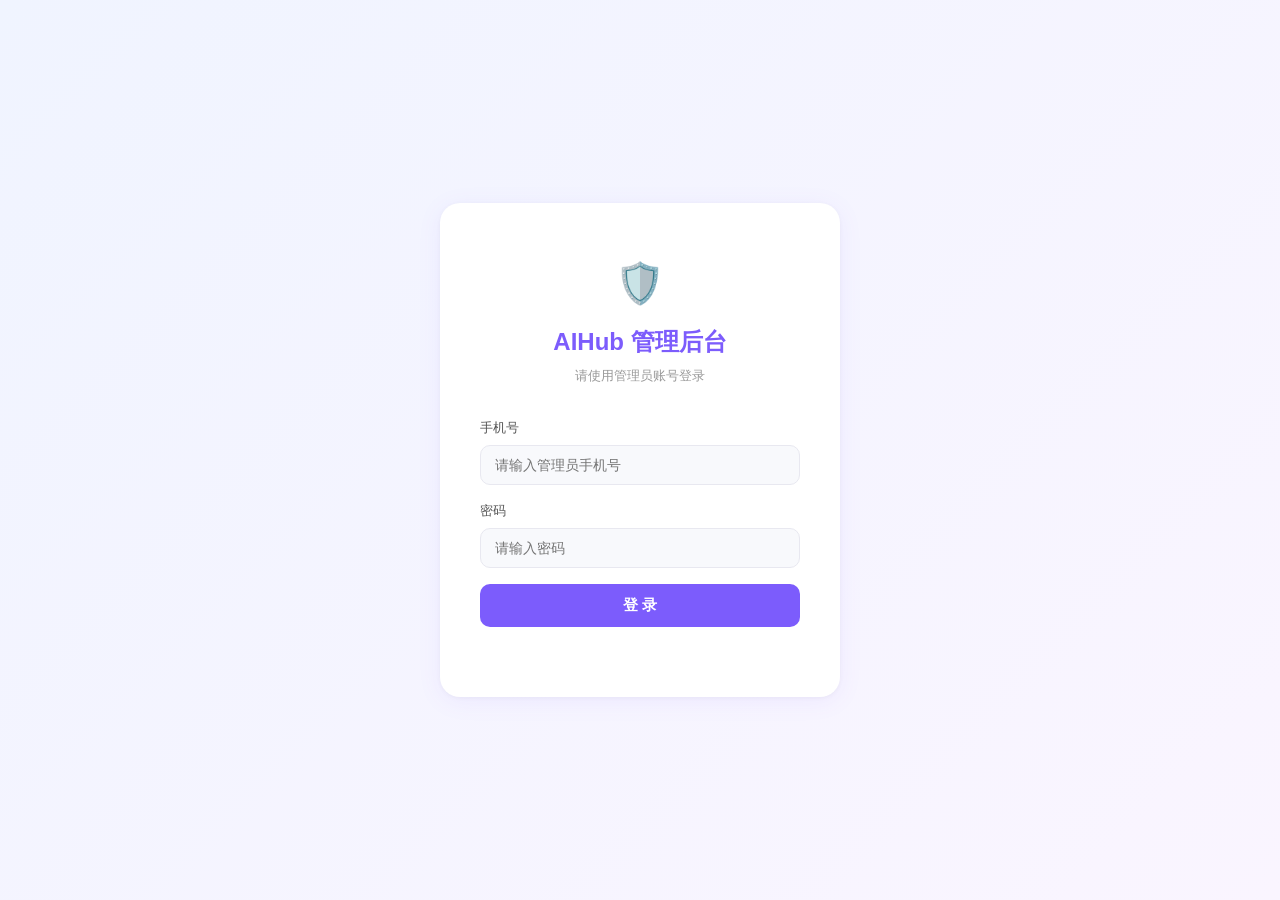
<file: admin.html>
<!DOCTYPE html>
<html lang="zh-CN">
<head>
<meta charset="UTF-8">
<meta name="viewport" content="width=device-width, initial-scale=1.0">
<title>AIHub 管理后台</title>
<style>
* { margin: 0; padding: 0; box-sizing: border-box; }
body {
  font-family: -apple-system, BlinkMacSystemFont, 'Segoe UI', 'PingFang SC', 'Microsoft YaHei', sans-serif;
  background: #f0f2f5; color: #1a1a2e; font-size: 14px; line-height: 1.6; min-height: 100vh;
}

/* ===== LOGIN ===== */
.login-wrap {
  display: flex; justify-content: center; align-items: center; min-height: 100vh;
  background: linear-gradient(135deg, #f0f4ff 0%, #faf5ff 100%);
}
.login-box {
  background: #fff; border-radius: 20px; padding: 48px 40px 40px; width: 400px; text-align: center;
  box-shadow: 0 4px 24px rgba(124,92,252,0.08), 0 1px 4px rgba(0,0,0,0.04);
}
.login-box .logo { font-size: 40px; margin-bottom: 8px; }
.login-box h1 { font-size: 24px; color: #7c5cfc; margin: 0 0 4px; font-weight: 700; }
.login-box .sub { color: #999; font-size: 13px; margin-bottom: 32px; }
.fg { text-align: left; margin-bottom: 16px; }
.fg label { display: block; color: #555; font-size: 13px; margin-bottom: 6px; font-weight: 500; }
.fg input {
  width: 100%; padding: 11px 14px; background: #f8f9fc; border: 1.5px solid #e8e8f0;
  border-radius: 10px; font-size: 14px; outline: none; transition: border-color 0.2s;
}
.fg input:focus { border-color: #7c5cfc; background: #fff; }
.btn {
  width: 100%; padding: 12px; border: none; border-radius: 10px;
  font-size: 15px; font-weight: 600; cursor: pointer; transition: all 0.2s;
}
.btn.purple { background: #7c5cfc; color: #fff; }
.btn.purple:hover { background: #6a4ae8; }
.btn.purple:active { transform: scale(0.98); }
.btn.gray { background: #f0f0f5; color: #666; }
.err { color: #e74c3c; font-size: 13px; margin-top: 10px; min-height: 20px; }

/* ===== ADMIN LAYOUT ===== */
.admin-wrap { display: none; min-height: 100vh; }
.topbar {
  display: flex; justify-content: space-between; align-items: center;
  padding: 0 28px; height: 56px; background: #fff; border-bottom: 1px solid #eee;
  box-shadow: 0 1px 6px rgba(0,0,0,0.04); position: sticky; top: 0; z-index: 100;
}
.topbar .brand { color: #7c5cfc; font-weight: 700; font-size: 18px; }
.topbar .user-info { display: flex; align-items: center; gap: 12px; }
.topbar .logout-btn { padding: 6px 16px; background: none; border: 1px solid #ddd; border-radius: 8px; cursor: pointer; font-size: 13px; color: #666; }
.topbar .logout-btn:hover { background: #fee; border-color: #e74c3c; color: #e74c3c; }
.container { max-width: 1280px; margin: 0 auto; padding: 24px 28px; }

/* Tabs */
.tabs { display: flex; gap: 0; margin-bottom: 24px; background: #fff; border-radius: 12px; overflow: hidden; box-shadow: 0 1px 4px rgba(0,0,0,0.04); }
.tab {
  flex: 1; padding: 14px 20px; text-align: center; cursor: pointer; font-size: 14px; font-weight: 500;
  color: #666; border-bottom: 3px solid transparent; transition: all 0.2s; user-select: none;
}
.tab:hover { background: #fafbff; color: #7c5cfc; }
.tab.on { color: #7c5cfc; border-bottom-color: #7c5cfc; background: #fafbff; }

/* Cards */
.stats { display: grid; grid-template-columns: repeat(auto-fit, minmax(190px, 1fr)); gap: 16px; margin-bottom: 24px; }
.stat-card {
  background: #fff; border-radius: 12px; padding: 20px 24px;
  box-shadow: 0 1px 4px rgba(0,0,0,0.04); transition: transform 0.15s;
}
.stat-card:hover { transform: translateY(-2px); }
.stat-card .val { font-size: 28px; font-weight: 700; color: #1a1a2e; }
.stat-card .lbl { font-size: 13px; color: #999; margin-top: 4px; }
.stat-card .sub { font-size: 12px; color: #7c5cfc; margin-top: 2px; }

/* Tables */
.panel { background: #fff; border-radius: 12px; padding: 20px; box-shadow: 0 1px 4px rgba(0,0,0,0.04); margin-bottom: 24px; }
.panel h3 { font-size: 16px; margin: 0 0 16px; color: #333; }
.tbl-wrap { overflow-x: auto; }
table.data { width: 100%; border-collapse: collapse; font-size: 13px; }
table.data th { background: #fafbfc; padding: 10px 14px; text-align: left; font-weight: 600; color: #555; border-bottom: 2px solid #eee; white-space: nowrap; }
table.data td { padding: 10px 14px; border-bottom: 1px solid #f0f0f5; }
table.data tr:hover td { background: #fafbff; }
.badge { display: inline-block; padding: 2px 10px; border-radius: 10px; font-size: 12px; font-weight: 500; }
.badge.g { background: #e6f9ee; color: #00a854; }
.badge.y { background: #fff7e6; color: #fa8c16; }
.badge.r { background: #fff1f0; color: #f5222d; }
.badge.b { background: #e6f0ff; color: #1890ff; }
.badge.o { background: #f5f5fa; color: #888; }

/* Search */
.toolbar { display: flex; gap: 10px; margin-bottom: 16px; flex-wrap: wrap; }
.toolbar input, .toolbar select {
  padding: 8px 14px; border: 1.5px solid #e8e8f0; border-radius: 8px; font-size: 13px;
  outline: none; background: #fafbfc; color: #333;
}
.toolbar input:focus, .toolbar select:focus { border-color: #7c5cfc; background: #fff; }
.toolbar input { flex: 1; min-width: 180px; }
.btn-sm {
  padding: 8px 18px; border: none; border-radius: 8px; font-size: 13px; font-weight: 500;
  cursor: pointer; transition: all 0.15s;
}
.btn-sm.purple { background: #7c5cfc; color: #fff; }
.btn-sm.purple:hover { background: #6a4ae8; }
.btn-sm.gray { background: #f0f0f5; color: #555; }
.btn-sm.gray:hover { background: #e4e4ee; }

/* Pagination */
.pgn { display: flex; justify-content: center; gap: 6px; margin-top: 16px; }
.pgn button {
  width: 34px; height: 34px; border: 1px solid #ddd; border-radius: 8px;
  background: #fff; cursor: pointer; font-size: 13px; color: #555; transition: all 0.15s;
}
.pgn button:hover { border-color: #7c5cfc; color: #7c5cfc; }
.pgn button.on { background: #7c5cfc; color: #fff; border-color: #7c5cfc; }

/* Modal */
.modal-bg {
  position: fixed; inset: 0; background: rgba(0,0,0,0.4); z-index: 200;
  display: flex; justify-content: center; align-items: center;
}
.modal-box {
  background: #fff; border-radius: 14px; padding: 28px; width: 460px; max-width: 90vw;
  box-shadow: 0 12px 48px rgba(0,0,0,0.15); animation: fadeUp 0.2s ease;
}
@keyframes fadeUp { from { opacity: 0; transform: translateY(20px); } to { opacity: 1; transform: translateY(0); } }
.modal-box h3 { margin: 0 0 20px; font-size: 17px; color: #333; }
.modal-row { margin-bottom: 14px; }
.modal-row label { display: block; font-size: 13px; color: #666; margin-bottom: 4px; font-weight: 500; }
.modal-row input, .modal-row select {
  width: 100%; padding: 9px 12px; border: 1.5px solid #e8e8f0; border-radius: 8px;
  font-size: 13px; outline: none; background: #fafbfc;
}
.modal-row input:focus, .modal-row select:focus { border-color: #7c5cfc; background: #fff; }
.modal-acts { display: flex; gap: 10px; justify-content: flex-end; margin-top: 20px; }

/* Toast */
.toast {
  position: fixed; top: 20px; left: 50%; transform: translateX(-50%); z-index: 999;
  padding: 12px 28px; border-radius: 10px; font-size: 14px; font-weight: 500;
  animation: slideDown 0.3s ease; pointer-events: none;
  box-shadow: 0 4px 16px rgba(0,0,0,0.12);
}
.toast.ok { background: #e6f9ee; color: #00a854; }
.toast.err { background: #fff1f0; color: #f5222d; }
@keyframes slideDown { from { opacity: 0; transform: translateX(-50%) translateY(-20px); } to { opacity: 1; transform: translateX(-50%) translateY(0); } }

/* Profit charts */
.grid2 { display: grid; grid-template-columns: 1fr 1fr; gap: 20px; }
@media (max-width: 768px) { .grid2 { grid-template-columns: 1fr; } }
.loading { text-align: center; padding: 40px; color: #999; }
</style>
</head>
<body>

<!-- ===== LOGIN ===== -->
<div id="loginWrap" class="login-wrap">
  <div class="login-box">
    <div class="logo">🛡️</div>
    <h1>AIHub 管理后台</h1>
    <p class="sub">请使用管理员账号登录</p>
    <div class="fg">
      <label>手机号</label>
      <input type="text" id="phone" placeholder="请输入管理员手机号" autocomplete="tel">
    </div>
    <div class="fg">
      <label>密码</label>
      <input type="password" id="password" placeholder="请输入密码" autocomplete="current-password">
    </div>
    <button class="btn purple" id="loginBtn" onclick="doLogin()">登 录</button>
    <div class="err" id="loginErr"></div>
  </div>
</div>

<!-- ===== ADMIN PANEL ===== -->
<div id="adminWrap" class="admin-wrap">
  <div class="topbar">
    <div class="brand">🛡️ AIHub 管理后台</div>
    <div class="user-info">
      <span id="adminName">管理员</span>
      <button class="logout-btn" onclick="doLogout()">退出登录</button>
    </div>
  </div>
  <div class="container">
    <div class="tabs">
      <div class="tab on" data-tab="dashboard" onclick="switchTab('dashboard')">📊 数据看板</div>
      <div class="tab" data-tab="users" onclick="switchTab('users')">👥 用户管理</div>
      <div class="tab" data-tab="orders" onclick="switchTab('orders')">📦 订单管理</div>
      <div class="tab" data-tab="profit" onclick="switchTab('profit')">💰 利润分析</div>
    </div>
    <div id="tabContent"><div class="loading">加载中...</div></div>
  </div>
</div>

<script src="js/config.js"></script>
<script>
// ===== CONFIG =====
// 通过 config.js 配置，生产环境走 Vercel 代理（相对路径），本地开发时改 config.js
const API = (typeof AIHUB_CONFIG !== 'undefined' && AIHUB_CONFIG.API_BASE) ? AIHUB_CONFIG.API_BASE : '';
let TOKEN = localStorage.getItem('aihub_admin_token') || '';
let USER = JSON.parse(localStorage.getItem('aihub_admin_user') || 'null');

// ===== UTILS =====
function esc(s) {
  var d = document.createElement('div'); d.textContent = s || ''; return d.innerHTML;
}
function toast(msg, type) {
  var t = document.createElement('div');
  t.className = 'toast ' + (type === 'ok' ? 'ok' : 'err');
  t.textContent = msg; document.body.appendChild(t);
  setTimeout(function(){ t.remove(); }, 2500);
}
async function api(method, path, body) {
  var headers = { 'Content-Type': 'application/json' };
  if (TOKEN) headers['Authorization'] = 'Bearer ' + TOKEN;
  var opts = { method: method, headers: headers };
  if (body) opts.body = JSON.stringify(body);
  var res = await fetch(API + path, opts);
  var data = await res.json();
  if (!res.ok) {
    if (res.status === 401 || res.status === 403) { doLogout(); throw new Error('登录已过期'); }
    throw new Error(data.error || '请求失败');
  }
  return data;
}
function get(path) { return api('GET', path); }
function post(path, body) { return api('POST', path, body); }
function put(path, body) { return api('PUT', path, body); }

// ===== LOGIN =====
async function doLogin() {
  var phone = document.getElementById('phone').value.trim();
  var pwd = document.getElementById('password').value.trim();
  var err = document.getElementById('loginErr');
  if (!phone || !pwd) { err.textContent = '请输入手机号和密码'; return; }
  document.getElementById('loginBtn').disabled = true;
  document.getElementById('loginBtn').textContent = '登录中...';
  err.textContent = '';
  try {
    var data = await post('/api/auth/login', { phone: phone, password: pwd });
    if (data.user.role !== 'admin') throw new Error('该账号不是管理员');
    TOKEN = data.token; USER = data.user;
    localStorage.setItem('aihub_admin_token', TOKEN);
    localStorage.setItem('aihub_admin_user', JSON.stringify(USER));
    showAdmin();
  } catch (e) {
    err.textContent = '登录失败：' + e.message;
  }
  document.getElementById('loginBtn').disabled = false;
  document.getElementById('loginBtn').textContent = '登 录';
}

function doLogout() {
  TOKEN = ''; USER = null;
  localStorage.removeItem('aihub_admin_token');
  localStorage.removeItem('aihub_admin_user');
  document.getElementById('loginWrap').style.display = 'flex';
  document.getElementById('adminWrap').style.display = 'none';
  document.getElementById('phone').value = '';
  document.getElementById('password').value = '';
  document.getElementById('loginErr').textContent = '';
}

function showAdmin() {
  document.getElementById('loginWrap').style.display = 'none';
  document.getElementById('adminWrap').style.display = 'block';
  document.getElementById('adminName').textContent = (USER.nickname || '管理员');
  switchTab('dashboard');
}

// ===== TABS =====
async function switchTab(tab) {
  document.querySelectorAll('.tab').forEach(function(t){ t.classList.toggle('on', t.dataset.tab === tab); });
  var ct = document.getElementById('tabContent');
  ct.innerHTML = '<div class="loading">加载中...</div>';
  try {
    switch (tab) {
      case 'dashboard': ct.innerHTML = await renderDashboard(); break;
      case 'users': ct.innerHTML = await renderUsers(); break;
      case 'orders': ct.innerHTML = await renderOrders(); break;
      case 'profit': ct.innerHTML = await renderProfit(); break;
    }
  } catch (e) { ct.innerHTML = '<div class="loading">加载失败：' + esc(e.message) + '</div>'; }
}

// ===== DASHBOARD =====
async function renderDashboard() {
  var d = await get('/api/admin/dashboard');
  var s = d.stats;
  return '<div class="stats">' +
    card(s.totalUsers, '总用户', '今日 +' + s.todayNewUsers) +
    card(s.activeUsers, '活跃用户', '封禁 ' + s.bannedUsers) +
    card(s.totalOrders, '总订单', '已支付') +
    card('¥' + s.totalRevenue.toFixed(2), '总收入', '今日 ¥' + (s.todayRevenue||0).toFixed(2)) +
    card(s.totalCreditsConsumed, '已消耗积分', '人均 ' + s.avgCreditsPerUser + ' 积分') +
    card(s.totalCreditsRecharged, '已充值积分', '') +
    '</div>';
}
function card(val, label, sub) {
  return '<div class="stat-card"><div class="val">' + val + '</div><div class="lbl">' + label + '</div><div class="sub">' + (sub || '') + '</div></div>';
}

// ===== USERS =====
var usersPage = 1, usersSearch = '';
async function renderUsers(search, page) {
  if (search !== undefined) usersSearch = search;
  if (page !== undefined) usersPage = page;
  var params = new URLSearchParams({ limit: '20', page: usersPage });
  if (usersSearch) params.set('search', usersSearch);
  var d = await get('/api/admin/users?' + params.toString());
  var pages = Math.ceil(d.total / d.limit);
  var rows = d.users.map(function(u){
    return '<tr>' +
      '<td>' + u.id + '</td><td>' + esc(u.nickname||'') + '</td>' +
      '<td>' + u.phone + (u.email ? '<br><small>' + esc(u.email) + '</small>' : '') + '</td>' +
      '<td><strong>' + u.credits + '</strong></td>' +
      '<td>¥' + ((u.total_recharged||0).toFixed(2)) + '</td>' +
      '<td>' + (u.total_consumed||0) + '</td>' +
      '<td><span class="badge ' + (u.status==='active'?'g':'r') + '">' + u.status + '</span></td>' +
      '<td><span class="badge ' + (u.role==='admin'?'b':'o') + '">' + u.role + '</span></td>' +
      '<td><button class="btn-sm gray" onclick="editUser(' + u.id + ')">✏️ 编辑</button></td>' +
      '</tr>';
  }).join('');
  var pgn = '';
  if (pages > 1) {
    pgn = '<div class="pgn">';
    for (var i = 1; i <= pages; i++) {
      pgn += '<button class="' + (i === usersPage ? 'on' : '') + '" onclick="switchUPage(' + i + ')">' + i + '</button>';
    }
    pgn += '</div>';
  }
  return '<div class="panel"><h3>用户管理</h3>' +
    '<div class="toolbar">' +
    '<input type="text" id="uSearch" placeholder="搜索手机号/昵称/邮箱..." value="' + esc(usersSearch) + '" onkeydown="if(event.key===\'Enter\')doSearch()">' +
    '<button class="btn-sm purple" onclick="doSearch()">搜索</button>' +
    '</div>' +
    '<div class="tbl-wrap"><table class="data">' +
    '<thead><tr><th>ID</th><th>昵称</th><th>手机号/邮箱</th><th>积分</th><th>累计充值</th><th>累计消耗</th><th>状态</th><th>角色</th><th>操作</th></tr></thead>' +
    '<tbody>' + (rows || '<tr><td colspan="9" style="text-align:center;padding:20px;">暂无数据</td></tr>') + '</tbody>' +
    '</table></div>' +
    '<div style="margin-top:8px;color:#999;font-size:12px;">共 ' + d.total + ' 个用户，第 ' + d.page + '/' + pages + ' 页</div>' +
    pgn + '</div>';
}
function doSearch() {
  usersSearch = document.getElementById('uSearch').value; usersPage = 1;
  switchUPage(1);
}
async function switchUPage(p) { usersPage = p; document.getElementById('tabContent').innerHTML = await renderUsers(); }

// ===== EDIT USER =====
var editingUserId = null;
async function editUser(id) {
  editingUserId = id;
  var d = await get('/api/admin/users/' + id);
  var u = d.user;
  showModal(
    '<h3>编辑用户 #' + u.id + '</h3>' +
    '<div class="modal-row"><label>手机号</label><input type="text" value="' + u.phone + '" disabled style="background:#f0f0f5;"></div>' +
    '<div class="modal-row"><label>邮箱</label><input type="email" id="eEmail" value="' + esc(u.email||'') + '" placeholder="未绑定"></div>' +
    '<div class="modal-row"><label>昵称</label><input type="text" id="eNick" value="' + esc(u.nickname||'') + '"></div>' +
    '<div class="modal-row"><label>积分（当前：' + u.credits + '）</label><input type="number" id="eCredits" value="' + u.credits + '"></div>' +
    '<div class="modal-row"><label>角色</label><select id="eRole"><option value="user"' + (u.role==='user'?' selected':'') + '>普通用户</option><option value="admin"' + (u.role==='admin'?' selected':'') + '>管理员</option></select></div>' +
    '<div class="modal-row"><label>状态</label><select id="eStatus"><option value="active"' + (u.status==='active'?' selected':'') + '>正常</option><option value="banned"' + (u.status==='banned'?' selected':'') + '>封禁</option></select></div>' +
    '<div style="font-size:12px;color:#999;margin-top:8px;">注册时间：' + (u.created_at||'-') + ' | 累计充值：¥' + ((u.total_recharged||0).toFixed(2)) + ' | 累计消耗：' + (u.total_consumed||0) + ' 积分</div>' +
    '<div class="modal-acts">' +
    '<button class="btn-sm gray" onclick="closeModal()">取消</button>' +
    '<button class="btn-sm purple" onclick="saveEdit()">保存</button>' +
    '</div>', saveEdit);
}
async function saveEdit() {
  var body = {
    credits: parseInt(document.getElementById('eCredits').value),
    role: document.getElementById('eRole').value,
    status: document.getElementById('eStatus').value,
    nickname: document.getElementById('eNick').value,
    email: document.getElementById('eEmail').value
  };
  await put('/api/admin/users/' + editingUserId, body);
  closeModal();
  toast('用户信息已更新', 'ok');
  document.getElementById('tabContent').innerHTML = await renderUsers();
}
function showModal(html) {
  var div = document.createElement('div');
  div.className = 'modal-bg';
  div.onclick = function(e){ if (e.target === div) div.remove(); };
  div.innerHTML = '<div class="modal-box" onclick="event.stopPropagation()">' + html + '</div>';
  document.body.appendChild(div);
}
function closeModal() { var m = document.querySelector('.modal-bg'); if (m) m.remove(); }

// ===== ORDERS =====
var ordersPage = 1, ordersStatus = '';
async function renderOrders(status, page) {
  if (status !== undefined) ordersStatus = status;
  if (page !== undefined) ordersPage = page;
  var params = new URLSearchParams({ limit: '20', page: ordersPage });
  if (ordersStatus) params.set('status', ordersStatus);
  var d = await get('/api/admin/orders?' + params.toString());
  var pages = Math.ceil(d.total / d.limit);
  var rows = d.orders.map(function(o){
    var sb = 'badge ';
    if (o.status === 'paid') sb += 'g';
    else if (o.status === 'pending') sb += 'y';
    else sb += 'r';
    return '<tr>' +
      '<td><code>' + o.id + '</code></td>' +
      '<td>' + esc(o.nickname||'') + '<br><small>' + (o.phone||'') + '</small></td>' +
      '<td>' + (o.package_name||'') + '</td>' +
      '<td>¥' + (o.amount||0).toFixed(2) + '</td>' +
      '<td>' + (o.credits||0) + '</td>' +
      '<td>' + (o.payment_method||'模拟') + '</td>' +
      '<td><span class="' + sb + '">' + o.status + '</span></td>' +
      '<td>' + (o.created_at||'') + '</td>' +
      '</tr>';
  }).join('');
  return '<div class="panel"><h3>订单管理</h3>' +
    '<div class="toolbar">' +
    '<select id="oStatus" onchange="switchOPage(1,true)">' +
    '<option value="">全部状态</option>' +
    '<option value="paid"' + (ordersStatus==='paid'?' selected':'') + '>已支付</option>' +
    '<option value="pending"' + (ordersStatus==='pending'?' selected':'') + '>待支付</option>' +
    '<option value="failed"' + (ordersStatus==='failed'?' selected':'') + '>失败</option>' +
    '<option value="refunded"' + (ordersStatus==='refunded'?' selected':'') + '>已退款</option>' +
    '</select>' +
    '</div>' +
    '<div class="tbl-wrap"><table class="data">' +
    '<thead><tr><th>订单号</th><th>用户</th><th>套餐</th><th>金额</th><th>积分</th><th>支付方式</th><th>状态</th><th>时间</th></tr></thead>' +
    '<tbody>' + (rows || '<tr><td colspan="8" style="text-align:center;padding:20px;">暂无订单</td></tr>') + '</tbody>' +
    '</table></div>' +
    '<div style="margin-top:8px;color:#999;font-size:12px;">共 ' + d.total + ' 个订单，第 ' + d.page + '/' + pages + ' 页</div>' +
    '</div>';
}
async function switchOPage(p, fromStatus) {
  if (fromStatus) ordersStatus = document.getElementById('oStatus').value;
  ordersPage = p;
  document.getElementById('tabContent').innerHTML = await renderOrders();
}

// ===== PROFIT =====
async function renderProfit() {
  var d = await get('/api/admin/profit');
  var r = d.revenue, c = d.apiCost, p = d.profit, pr = d.pricing;
  var pkgRows = d.packageSales.map(function(s){
    return '<tr><td>' + (s.package_name||'未知') + '</td><td>' + s.count + '</td><td>¥' + (s.revenue||0).toFixed(2) + '</td><td>' + (s.total_credits||0) + '</td></tr>';
  }).join('');
  var modelRows = c.details.map(function(m){
    return '<tr><td>' + m.model + '</td><td>' + m.calls + '</td><td>' + m.creditsConsumed + '</td><td>¥' + m.unitCost.toFixed(3) + '</td><td>¥' + m.totalCost.toFixed(2) + '</td></tr>';
  }).join('');
  var pkgProfit = pr.packages.map(function(pkg){
    var apiCost = pr.apiCostPerCreditAvg * pkg.credits;
    var margin = (((pkg.price - apiCost) / pkg.price) * 100).toFixed(1);
    return '<tr><td>' + pkg.id + '</td><td>¥' + pkg.price.toFixed(2) + '</td><td>' + pkg.credits + '</td><td>¥' + pkg.costPerCredit.toFixed(3) + '</td><td>¥' + pr.apiCostPerCreditAvg.toFixed(4) + '</td><td>' + margin + '%</td></tr>';
  }).join('');
  var monthRows = (d.monthlyRevenue||[]).map(function(m){
    return '<tr><td>' + m.month + '</td><td>' + m.orders + '</td><td>¥' + (m.revenue||0).toFixed(2) + '</td><td>' + m.credits_sold + '</td></tr>';
  }).join('');
  return '' +
    '<h3 style="margin-bottom:16px;">利润概览</h3>' +
    '<div class="stats">' +
    card('¥' + r.total.toFixed(2), '总收入', '本月 ¥' + ((r.month||0).toFixed(2))) +
    card('¥' + c.total.toFixed(2), 'API 成本', '每次 ¥' + c.perCall.toFixed(3)) +
    card('¥' + p.gross.toFixed(2), '毛利润', '利润率 ' + p.margin + '%') +
    card('¥' + pr.apiCostPerCreditAvg.toFixed(4), '每积分 API 成本', '最低套餐 ¥' + pr.packages[3].costPerCredit + '/积分') +
    '</div>' +
    '<div class="panel"><h3>定价与利润分析</h3>' +
    '<div class="tbl-wrap"><table class="data">' +
    '<thead><tr><th>套餐</th><th>售价</th><th>积分</th><th>售价/积分</th><th>API成本/积分</th><th>利润率</th></tr></thead>' +
    '<tbody>' + pkgProfit + '</tbody>' +
    '</table></div></div>' +
    '<div class="grid2">' +
    '<div class="panel"><h3>套餐销量分布</h3>' +
    '<div class="tbl-wrap"><table class="data">' +
    '<thead><tr><th>套餐</th><th>销量</th><th>收入</th><th>积分发放</th></tr></thead>' +
    '<tbody>' + (pkgRows || '<tr><td colspan="4" style="text-align:center;">暂无数据</td></tr>') + '</tbody>' +
    '</table></div></div>' +
    '<div class="panel"><h3>模型调用成本明细</h3>' +
    '<div class="tbl-wrap"><table class="data">' +
    '<thead><tr><th>模型</th><th>调用次数</th><th>消耗积分</th><th>单次成本</th><th>总成本</th></tr></thead>' +
    '<tbody>' + (modelRows || '<tr><td colspan="5" style="text-align:center;">暂无数据</td></tr>') + '</tbody>' +
    '</table></div></div>' +
    '</div>' +
    (monthRows ? '<div class="panel"><h3>月度收入趋势</h3>' +
    '<div class="tbl-wrap"><table class="data">' +
    '<thead><tr><th>月份</th><th>订单数</th><th>收入</th><th>售出积分</th></tr></thead>' +
    '<tbody>' + monthRows + '</tbody>' +
    '</table></div></div>' : '');
}

// ===== INIT =====
(function() {
  if (TOKEN && USER) {
    // Verify token is still valid
    get('/api/auth/me').then(function(data) {
      if (data.user && data.user.role === 'admin') { USER = data.user; showAdmin(); }
      else { doLogout(); }
    }).catch(function() { doLogout(); });
  }
})();

// Enter key to login
document.getElementById('password').addEventListener('keydown', function(e) {
  if (e.key === 'Enter') doLogin();
});
</script>
</body>
</html>
</file>
